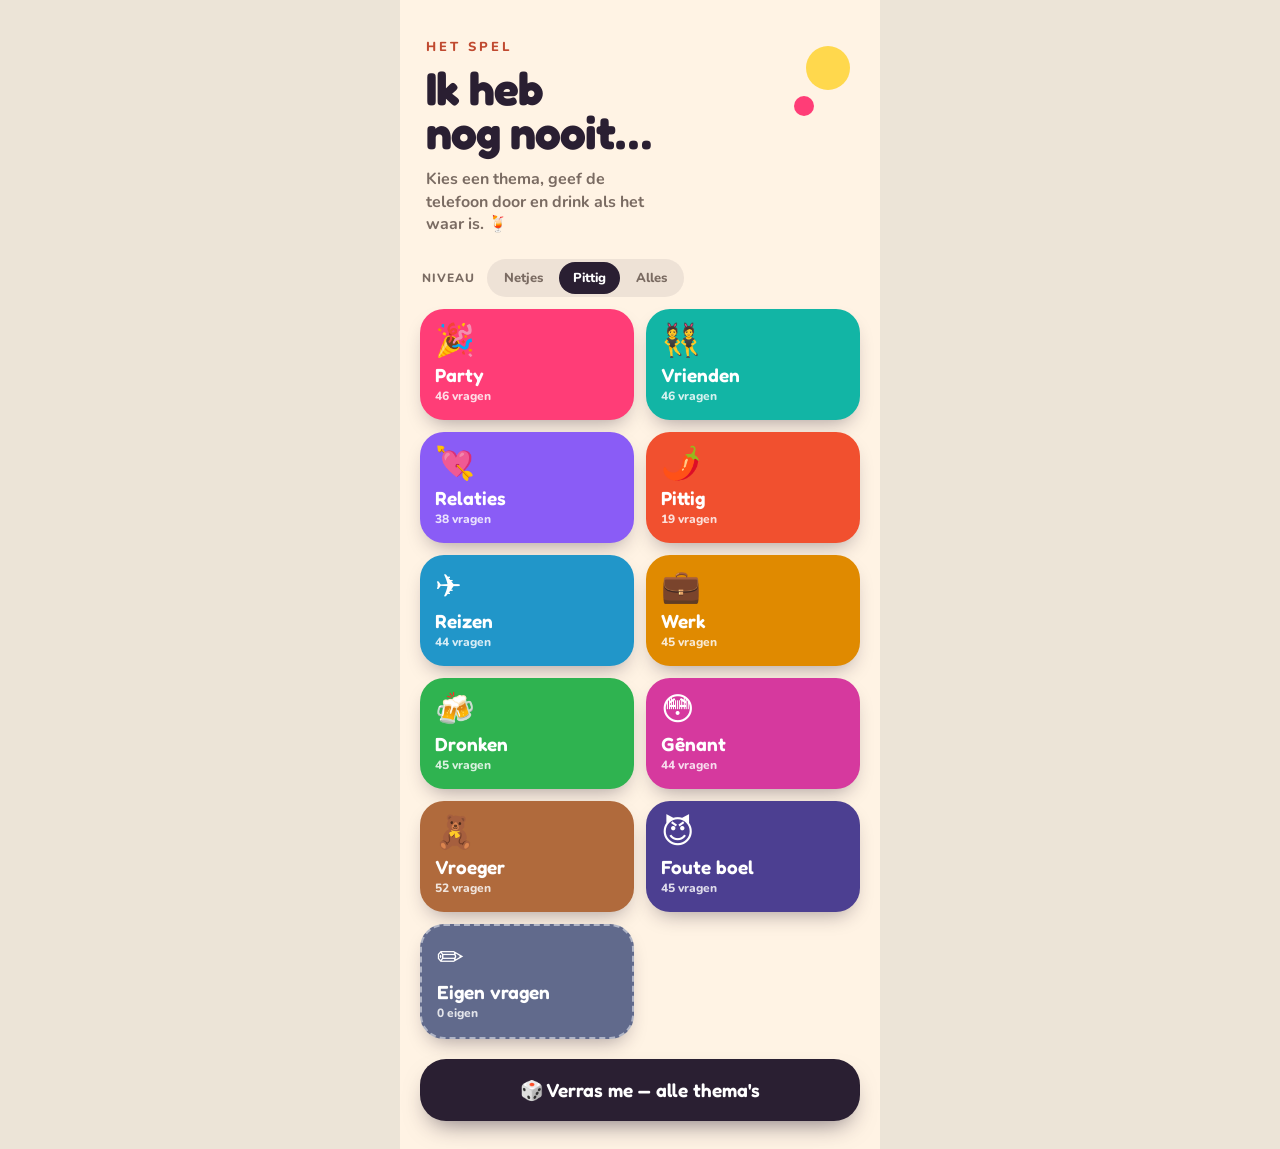
<file: index.html>
<!doctype html>
<html lang="nl">
<head>
  <meta charset="utf-8" />
  <meta name="viewport" content="width=device-width, initial-scale=1, viewport-fit=cover, maximum-scale=1, user-scalable=no" />
  <title>Ik heb nog nooit…</title>
  <meta name="description" content="Never Have I Ever — een vrolijk drankspel met veel thema's. Kies een thema, geef de telefoon door en drink als het waar is." />

  <!-- PWA -->
  <meta name="theme-color" content="#FFF3E4" />
  <meta name="apple-mobile-web-app-capable" content="yes" />
  <meta name="mobile-web-app-capable" content="yes" />
  <meta name="apple-mobile-web-app-status-bar-style" content="default" />
  <meta name="apple-mobile-web-app-title" content="Ik heb nog nooit…" />
  <link rel="manifest" href="./manifest.webmanifest" />
  <link rel="apple-touch-icon" href="./icons/icon-180.png" />

  <link rel="stylesheet" href="./fonts/fonts.css" />
  <link rel="stylesheet" href="./styles.css" />
</head>
<body>
  <div id="app">

    <!-- ===================== THEMA-SELECTIE ===================== -->
    <section id="view-themes" class="view is-active">
      <div class="scroll">
        <header class="home-header">
          <div class="kicker home-kicker">HET SPEL</div>
          <h1 class="home-title">Ik heb<br />nog nooit…</h1>
          <p class="home-subtitle">Kies een thema, geef de telefoon door en drink als het waar is. 🍹</p>
          <span class="dot dot-big" aria-hidden="true"></span>
          <span class="dot dot-small" aria-hidden="true"></span>
        </header>

        <div class="filter" role="group" aria-label="Niveau">
          <span class="filter-label">Niveau</span>
          <div class="segmented" id="level-filter">
            <button class="seg" data-level="1">Netjes</button>
            <button class="seg" data-level="2">Pittig</button>
            <button class="seg" data-level="3">Alles</button>
          </div>
          <span class="filter-hint" id="filter-hint"></span>
        </div>

        <div class="theme-grid" id="theme-grid"><!-- via app.js --></div>

        <div class="home-bottom">
          <button class="random-btn" id="random-btn">🎲 Verras me — alle thema's</button>
        </div>
      </div>
    </section>

    <!-- ===================== SPEL ===================== -->
    <section id="view-game" class="view">
      <div class="topbar">
        <button class="icon-btn back-btn" id="back-btn" aria-label="Terug">‹</button>
        <div class="topbar-title">
          <span id="game-emoji" class="topbar-emoji"></span>
          <span id="game-name"></span>
        </div>
        <div class="counter" id="counter"></div>
      </div>

      <div class="card-area">
        <div class="card" id="card">
          <div class="kicker card-kicker" id="card-kicker">Ik heb nog nooit</div>
          <p class="card-question" id="card-question"></p>
          <div class="card-hint">Was het waar? Neem een slok. 🍸</div>
        </div>
      </div>

      <div class="bottom-controls">
        <button class="icon-btn reshuffle-btn" id="reshuffle-btn" aria-label="Opnieuw schudden">↺</button>
        <button class="next-btn" id="next-btn">Volgende →</button>
      </div>
    </section>

    <!-- ===================== EIGEN VRAGEN ===================== -->
    <section id="view-custom" class="view">
      <div class="scroll">
        <div class="topbar topbar-plain">
          <button class="icon-btn back-btn dark" id="custom-back-btn" aria-label="Terug">‹</button>
          <div class="topbar-title dark">✏️ Eigen vragen</div>
          <div class="counter"></div>
        </div>

        <div class="custom-intro">
          <p>Verzin je eigen "Ik heb nog nooit…". Ze blijven op deze telefoon bewaard en spelen mee in het eigen thema én in "Verras me".</p>
        </div>

        <form class="custom-form" id="custom-form">
          <label class="custom-label" for="custom-input">Ik heb nog nooit…</label>
          <textarea id="custom-input" class="custom-input" rows="2" maxlength="160" placeholder="…op een tafel gedanst."></textarea>
          <div class="custom-level">
            <span class="filter-label">Niveau</span>
            <div class="segmented small" id="custom-level">
              <button type="button" class="seg" data-level="1">Netjes</button>
              <button type="button" class="seg" data-level="2">Pittig</button>
              <button type="button" class="seg" data-level="3">Wild</button>
            </div>
          </div>
          <button type="submit" class="add-btn">Toevoegen</button>
        </form>

        <div class="custom-list" id="custom-list"><!-- via app.js --></div>
      </div>
    </section>

  </div>

  <script src="./data/questions.js"></script>
  <script src="./app.js"></script>
</body>
</html>
</file>
<file: fonts/fonts.css>
/* hebrew */
@font-face {
  font-family: 'Fredoka';
  font-style: normal;
  font-weight: 500;
  font-stretch: 100%;
  font-display: swap;
  src: url(./font-2.woff2) format('woff2');
  unicode-range: U+0307-0308, U+0590-05FF, U+200C-2010, U+20AA, U+25CC, U+FB1D-FB4F;
}
/* latin-ext */
@font-face {
  font-family: 'Fredoka';
  font-style: normal;
  font-weight: 500;
  font-stretch: 100%;
  font-display: swap;
  src: url(./font-1.woff2) format('woff2');
  unicode-range: U+0100-02BA, U+02BD-02C5, U+02C7-02CC, U+02CE-02D7, U+02DD-02FF, U+0304, U+0308, U+0329, U+1D00-1DBF, U+1E00-1E9F, U+1EF2-1EFF, U+2020, U+20A0-20AB, U+20AD-20C0, U+2113, U+2C60-2C7F, U+A720-A7FF;
}
/* latin */
@font-face {
  font-family: 'Fredoka';
  font-style: normal;
  font-weight: 500;
  font-stretch: 100%;
  font-display: swap;
  src: url(./font-3.woff2) format('woff2');
  unicode-range: U+0000-00FF, U+0131, U+0152-0153, U+02BB-02BC, U+02C6, U+02DA, U+02DC, U+0304, U+0308, U+0329, U+2000-206F, U+20AC, U+2122, U+2191, U+2193, U+2212, U+2215, U+FEFF, U+FFFD;
}
/* hebrew */
@font-face {
  font-family: 'Fredoka';
  font-style: normal;
  font-weight: 600;
  font-stretch: 100%;
  font-display: swap;
  src: url(./font-2.woff2) format('woff2');
  unicode-range: U+0307-0308, U+0590-05FF, U+200C-2010, U+20AA, U+25CC, U+FB1D-FB4F;
}
/* latin-ext */
@font-face {
  font-family: 'Fredoka';
  font-style: normal;
  font-weight: 600;
  font-stretch: 100%;
  font-display: swap;
  src: url(./font-1.woff2) format('woff2');
  unicode-range: U+0100-02BA, U+02BD-02C5, U+02C7-02CC, U+02CE-02D7, U+02DD-02FF, U+0304, U+0308, U+0329, U+1D00-1DBF, U+1E00-1E9F, U+1EF2-1EFF, U+2020, U+20A0-20AB, U+20AD-20C0, U+2113, U+2C60-2C7F, U+A720-A7FF;
}
/* latin */
@font-face {
  font-family: 'Fredoka';
  font-style: normal;
  font-weight: 600;
  font-stretch: 100%;
  font-display: swap;
  src: url(./font-3.woff2) format('woff2');
  unicode-range: U+0000-00FF, U+0131, U+0152-0153, U+02BB-02BC, U+02C6, U+02DA, U+02DC, U+0304, U+0308, U+0329, U+2000-206F, U+20AC, U+2122, U+2191, U+2193, U+2212, U+2215, U+FEFF, U+FFFD;
}
/* hebrew */
@font-face {
  font-family: 'Fredoka';
  font-style: normal;
  font-weight: 700;
  font-stretch: 100%;
  font-display: swap;
  src: url(./font-2.woff2) format('woff2');
  unicode-range: U+0307-0308, U+0590-05FF, U+200C-2010, U+20AA, U+25CC, U+FB1D-FB4F;
}
/* latin-ext */
@font-face {
  font-family: 'Fredoka';
  font-style: normal;
  font-weight: 700;
  font-stretch: 100%;
  font-display: swap;
  src: url(./font-1.woff2) format('woff2');
  unicode-range: U+0100-02BA, U+02BD-02C5, U+02C7-02CC, U+02CE-02D7, U+02DD-02FF, U+0304, U+0308, U+0329, U+1D00-1DBF, U+1E00-1E9F, U+1EF2-1EFF, U+2020, U+20A0-20AB, U+20AD-20C0, U+2113, U+2C60-2C7F, U+A720-A7FF;
}
/* latin */
@font-face {
  font-family: 'Fredoka';
  font-style: normal;
  font-weight: 700;
  font-stretch: 100%;
  font-display: swap;
  src: url(./font-3.woff2) format('woff2');
  unicode-range: U+0000-00FF, U+0131, U+0152-0153, U+02BB-02BC, U+02C6, U+02DA, U+02DC, U+0304, U+0308, U+0329, U+2000-206F, U+20AC, U+2122, U+2191, U+2193, U+2212, U+2215, U+FEFF, U+FFFD;
}
/* cyrillic-ext */
@font-face {
  font-family: 'Nunito';
  font-style: normal;
  font-weight: 600;
  font-display: swap;
  src: url(./font-7.woff2) format('woff2');
  unicode-range: U+0460-052F, U+1C80-1C8A, U+20B4, U+2DE0-2DFF, U+A640-A69F, U+FE2E-FE2F;
}
/* cyrillic */
@font-face {
  font-family: 'Nunito';
  font-style: normal;
  font-weight: 600;
  font-display: swap;
  src: url(./font-4.woff2) format('woff2');
  unicode-range: U+0301, U+0400-045F, U+0490-0491, U+04B0-04B1, U+2116;
}
/* vietnamese */
@font-face {
  font-family: 'Nunito';
  font-style: normal;
  font-weight: 600;
  font-display: swap;
  src: url(./font-8.woff2) format('woff2');
  unicode-range: U+0102-0103, U+0110-0111, U+0128-0129, U+0168-0169, U+01A0-01A1, U+01AF-01B0, U+0300-0301, U+0303-0304, U+0308-0309, U+0323, U+0329, U+1EA0-1EF9, U+20AB;
}
/* latin-ext */
@font-face {
  font-family: 'Nunito';
  font-style: normal;
  font-weight: 600;
  font-display: swap;
  src: url(./font-6.woff2) format('woff2');
  unicode-range: U+0100-02BA, U+02BD-02C5, U+02C7-02CC, U+02CE-02D7, U+02DD-02FF, U+0304, U+0308, U+0329, U+1D00-1DBF, U+1E00-1E9F, U+1EF2-1EFF, U+2020, U+20A0-20AB, U+20AD-20C0, U+2113, U+2C60-2C7F, U+A720-A7FF;
}
/* latin */
@font-face {
  font-family: 'Nunito';
  font-style: normal;
  font-weight: 600;
  font-display: swap;
  src: url(./font-5.woff2) format('woff2');
  unicode-range: U+0000-00FF, U+0131, U+0152-0153, U+02BB-02BC, U+02C6, U+02DA, U+02DC, U+0304, U+0308, U+0329, U+2000-206F, U+20AC, U+2122, U+2191, U+2193, U+2212, U+2215, U+FEFF, U+FFFD;
}
/* cyrillic-ext */
@font-face {
  font-family: 'Nunito';
  font-style: normal;
  font-weight: 700;
  font-display: swap;
  src: url(./font-7.woff2) format('woff2');
  unicode-range: U+0460-052F, U+1C80-1C8A, U+20B4, U+2DE0-2DFF, U+A640-A69F, U+FE2E-FE2F;
}
/* cyrillic */
@font-face {
  font-family: 'Nunito';
  font-style: normal;
  font-weight: 700;
  font-display: swap;
  src: url(./font-4.woff2) format('woff2');
  unicode-range: U+0301, U+0400-045F, U+0490-0491, U+04B0-04B1, U+2116;
}
/* vietnamese */
@font-face {
  font-family: 'Nunito';
  font-style: normal;
  font-weight: 700;
  font-display: swap;
  src: url(./font-8.woff2) format('woff2');
  unicode-range: U+0102-0103, U+0110-0111, U+0128-0129, U+0168-0169, U+01A0-01A1, U+01AF-01B0, U+0300-0301, U+0303-0304, U+0308-0309, U+0323, U+0329, U+1EA0-1EF9, U+20AB;
}
/* latin-ext */
@font-face {
  font-family: 'Nunito';
  font-style: normal;
  font-weight: 700;
  font-display: swap;
  src: url(./font-6.woff2) format('woff2');
  unicode-range: U+0100-02BA, U+02BD-02C5, U+02C7-02CC, U+02CE-02D7, U+02DD-02FF, U+0304, U+0308, U+0329, U+1D00-1DBF, U+1E00-1E9F, U+1EF2-1EFF, U+2020, U+20A0-20AB, U+20AD-20C0, U+2113, U+2C60-2C7F, U+A720-A7FF;
}
/* latin */
@font-face {
  font-family: 'Nunito';
  font-style: normal;
  font-weight: 700;
  font-display: swap;
  src: url(./font-5.woff2) format('woff2');
  unicode-range: U+0000-00FF, U+0131, U+0152-0153, U+02BB-02BC, U+02C6, U+02DA, U+02DC, U+0304, U+0308, U+0329, U+2000-206F, U+20AC, U+2122, U+2191, U+2193, U+2212, U+2215, U+FEFF, U+FFFD;
}
/* cyrillic-ext */
@font-face {
  font-family: 'Nunito';
  font-style: normal;
  font-weight: 800;
  font-display: swap;
  src: url(./font-7.woff2) format('woff2');
  unicode-range: U+0460-052F, U+1C80-1C8A, U+20B4, U+2DE0-2DFF, U+A640-A69F, U+FE2E-FE2F;
}
/* cyrillic */
@font-face {
  font-family: 'Nunito';
  font-style: normal;
  font-weight: 800;
  font-display: swap;
  src: url(./font-4.woff2) format('woff2');
  unicode-range: U+0301, U+0400-045F, U+0490-0491, U+04B0-04B1, U+2116;
}
/* vietnamese */
@font-face {
  font-family: 'Nunito';
  font-style: normal;
  font-weight: 800;
  font-display: swap;
  src: url(./font-8.woff2) format('woff2');
  unicode-range: U+0102-0103, U+0110-0111, U+0128-0129, U+0168-0169, U+01A0-01A1, U+01AF-01B0, U+0300-0301, U+0303-0304, U+0308-0309, U+0323, U+0329, U+1EA0-1EF9, U+20AB;
}
/* latin-ext */
@font-face {
  font-family: 'Nunito';
  font-style: normal;
  font-weight: 800;
  font-display: swap;
  src: url(./font-6.woff2) format('woff2');
  unicode-range: U+0100-02BA, U+02BD-02C5, U+02C7-02CC, U+02CE-02D7, U+02DD-02FF, U+0304, U+0308, U+0329, U+1D00-1DBF, U+1E00-1E9F, U+1EF2-1EFF, U+2020, U+20A0-20AB, U+20AD-20C0, U+2113, U+2C60-2C7F, U+A720-A7FF;
}
/* latin */
@font-face {
  font-family: 'Nunito';
  font-style: normal;
  font-weight: 800;
  font-display: swap;
  src: url(./font-5.woff2) format('woff2');
  unicode-range: U+0000-00FF, U+0131, U+0152-0153, U+02BB-02BC, U+02C6, U+02DA, U+02DC, U+0304, U+0308, U+0329, U+2000-206F, U+20AC, U+2122, U+2191, U+2193, U+2212, U+2215, U+FEFF, U+FFFD;
}
</file>
<file: styles.css>
/* =========================================================
   Ik heb nog nooit… — styling
   Design tokens uit de originele spec (README regels 84–111).
   ========================================================= */

:root {
  /* Kleuren */
  --cream: #FFF3E4;
  --ink: #2A1F32;
  --muted: #7A6B62;
  --card-footer: #C9BEB4;
  --kicker-red: #C0492F;
  --dark: #2A1F32;
  --deco-yellow: #FFD84D;
  --deco-pink: #FF3D77;
  --white: #FFFFFF;
  --overlay: rgba(255, 255, 255, .22);

  /* Radii */
  --r-card: 34px;
  --r-theme: 24px;
  --r-btn: 26px;

  /* Shadows */
  --sh-theme: 0 10px 20px -8px rgba(42, 31, 50, .4);
  --sh-random: 0 12px 24px -10px rgba(42, 31, 50, .6);
  --sh-card: 0 26px 46px -18px rgba(20, 10, 30, .5);
  --sh-next: 0 14px 26px -12px rgba(20, 10, 30, .5);

  /* Fonts */
  --font-display: 'Fredoka', system-ui, -apple-system, 'Segoe UI', sans-serif;
  --font-body: 'Nunito', system-ui, -apple-system, 'Segoe UI', sans-serif;

  /* Huidige themakleur (wordt door JS gezet in het spel) */
  --theme-color: var(--deco-pink);
}

* { box-sizing: border-box; -webkit-tap-highlight-color: transparent; }

html, body {
  margin: 0;
  height: 100%;
  min-height: 100dvh;
}

body {
  font-family: var(--font-body);
  background: #ECE4D7; /* zachte letterbox op desktop; onzichtbaar op telefoon */
  color: var(--ink);
  overscroll-behavior: none;
}

/* App-kolom: op telefoon volledig scherm, op desktop een gecentreerde 'telefoon' */
#app {
  position: relative;
  width: 100%;
  max-width: 480px;
  margin: 0 auto;
  min-height: 100dvh;
  overflow: hidden;
  background: var(--cream);
  transition: background .45s ease;
}

/* ---- Views ---- */
.view { display: none; min-height: 100dvh; flex-direction: column; }
.view.is-active { display: flex; }

.scroll {
  flex: 1;
  min-height: 0;
  overflow-y: auto;
  -webkit-overflow-scrolling: touch;
  padding-top: env(safe-area-inset-top, 0);
}

/* ========================= HOME ========================= */
.home-header {
  position: relative;
  padding: calc(38px + env(safe-area-inset-top, 0)) 26px 18px;
}
.kicker {
  font-family: var(--font-body);
  font-weight: 800;
  font-size: 13px;
  letter-spacing: 3px;
  text-transform: uppercase;
}
.home-kicker { color: var(--kicker-red); }
.home-title {
  font-family: var(--font-display);
  font-weight: 700;
  font-size: 46px;
  line-height: .96;
  letter-spacing: -1px;
  color: var(--ink);
  margin: 10px 0 14px;
}
.home-subtitle {
  font-weight: 700;
  font-size: 16px;
  color: var(--muted);
  max-width: 240px;
  margin: 0;
  line-height: 1.4;
}
.dot {
  position: absolute;
  border-radius: 50%;
  animation: floaty 3.2s ease-in-out infinite;
}
.dot-big {
  width: 44px; height: 44px;
  background: var(--deco-yellow);
  top: calc(46px + env(safe-area-inset-top, 0)); right: 30px;
}
.dot-small {
  width: 20px; height: 20px;
  background: var(--deco-pink);
  top: calc(96px + env(safe-area-inset-top, 0)); right: 66px;
  animation-duration: 4s;
}

/* Niveau-filter */
.filter {
  display: flex;
  align-items: center;
  flex-wrap: wrap;
  gap: 8px 12px;
  padding: 6px 22px 4px;
}
.filter-label {
  font-weight: 800;
  font-size: 12px;
  letter-spacing: 1px;
  text-transform: uppercase;
  color: var(--muted);
}
.segmented {
  display: inline-flex;
  background: rgba(42, 31, 50, .08);
  border-radius: 999px;
  padding: 3px;
  gap: 2px;
}
.seg {
  border: 0;
  background: transparent;
  font-family: var(--font-body);
  font-weight: 800;
  font-size: 13px;
  color: var(--muted);
  padding: 7px 14px;
  border-radius: 999px;
  cursor: pointer;
  transition: background .15s ease, color .15s ease;
}
.seg.is-on {
  background: var(--ink);
  color: #fff;
}
.segmented.small .seg { padding: 6px 12px; font-size: 12px; }
.filter-hint {
  font-weight: 800;
  font-size: 11px;
  color: var(--kicker-red);
  letter-spacing: .5px;
}

/* Thema-grid */
.theme-grid {
  display: grid;
  grid-template-columns: 1fr 1fr;
  gap: 12px;
  padding: 8px 20px 8px;
}
.theme-card {
  border: 0;
  text-align: left;
  border-radius: var(--r-theme);
  padding: 16px 15px;
  min-height: 104px;
  display: flex;
  flex-direction: column;
  justify-content: flex-end;
  color: #fff;
  cursor: pointer;
  box-shadow: var(--sh-theme);
  font-family: var(--font-body);
}
.theme-card:active { animation: press .25s ease; }
.theme-emoji { font-size: 32px; margin-bottom: 6px; line-height: 1; }
.theme-name { font-family: var(--font-display); font-weight: 600; font-size: 19px; }
.theme-count { font-size: 12px; font-weight: 800; opacity: .82; margin-top: 2px; }
.theme-card.custom { border: 2px dashed rgba(255, 255, 255, .5); }
.theme-card.empty { opacity: .4; cursor: default; box-shadow: none; }
.theme-card.empty:active { animation: none; }

/* Home onderkant */
.home-bottom { padding: 12px 20px calc(28px + env(safe-area-inset-bottom, 0)); }
.random-btn {
  width: 100%;
  border: 0;
  padding: 19px;
  border-radius: var(--r-btn);
  background: var(--dark);
  color: #fff;
  font-family: var(--font-display);
  font-weight: 600;
  font-size: 19px;
  cursor: pointer;
  box-shadow: var(--sh-random);
}
.random-btn:active { animation: press .25s ease; }

/* ========================= SPEL ========================= */
#view-game { color: #fff; }

.topbar {
  display: flex;
  align-items: center;
  justify-content: space-between;
  gap: 10px;
  padding: calc(22px + env(safe-area-inset-top, 0)) 22px 6px;
}
.topbar-title {
  font-family: var(--font-display);
  font-weight: 600;
  font-size: 18px;
  display: flex;
  align-items: center;
  gap: 8px;
}
.topbar-emoji { font-size: 20px; }
.counter { font-weight: 800; font-size: 15px; opacity: .9; min-width: 52px; text-align: right; }

.icon-btn {
  width: 44px; height: 44px;
  border: 0;
  border-radius: 50%;
  background: var(--overlay);
  color: #fff;
  font-size: 22px;
  line-height: 1;
  cursor: pointer;
  display: grid;
  place-items: center;
  flex: 0 0 auto;
}
.icon-btn:active { animation: press .25s ease; }
.back-btn { font-size: 26px; }

.card-area {
  flex: 1;
  display: flex;
  align-items: center;
  justify-content: center;
  padding: 14px 24px 8px;
  min-height: 0;
}
.card {
  width: 100%;
  background: #fff;
  border-radius: var(--r-card);
  padding: 40px 30px 44px;
  box-shadow: var(--sh-card);
  cursor: pointer;
  display: flex;
  flex-direction: column;
}
.card.animate { animation: popIn .5s cubic-bezier(.34, 1.56, .64, 1); }
.card-kicker { color: var(--theme-color); }
.card-question {
  font-family: var(--font-display);
  font-weight: 600;
  font-size: 33px;
  line-height: 1.12;
  letter-spacing: -.5px;
  color: var(--ink);
  text-wrap: balance;
  margin: 16px 0 0;
}
.card-hint { font-weight: 800; font-size: 14px; color: var(--card-footer); margin-top: 26px; }

.bottom-controls {
  display: flex;
  gap: 12px;
  padding: 6px 24px calc(36px + env(safe-area-inset-bottom, 0));
}
.reshuffle-btn { width: 64px; height: auto; border-radius: var(--r-btn); font-size: 24px; }
.next-btn {
  flex: 1;
  border: 0;
  padding: 20px;
  border-radius: var(--r-btn);
  background: #fff;
  color: var(--theme-color);
  font-family: var(--font-display);
  font-weight: 600;
  font-size: 21px;
  cursor: pointer;
  box-shadow: var(--sh-next);
}
.next-btn:active { animation: press .25s ease; }

/* Einde-ronde toestand op de kaart */
.card.round-end .card-question { font-size: 28px; }

/* ===================== EIGEN VRAGEN ===================== */
.topbar-plain { color: var(--ink); }
.icon-btn.dark { background: rgba(42, 31, 50, .1); color: var(--ink); }
.topbar-title.dark { color: var(--ink); }

.custom-intro { padding: 4px 26px 8px; }
.custom-intro p { color: var(--muted); font-weight: 700; font-size: 15px; line-height: 1.4; margin: 0; }

.custom-form { padding: 8px 24px 6px; display: flex; flex-direction: column; gap: 12px; }
.custom-label {
  font-family: var(--font-display);
  font-weight: 600;
  font-size: 20px;
  color: var(--ink);
}
.custom-input {
  font-family: var(--font-body);
  font-weight: 700;
  font-size: 17px;
  color: var(--ink);
  border: 2px solid rgba(42, 31, 50, .12);
  border-radius: 20px;
  padding: 14px 16px;
  resize: none;
  outline: none;
  background: #fff;
}
.custom-input:focus { border-color: var(--deco-pink); }
.custom-level { display: flex; align-items: center; gap: 12px; }
.add-btn {
  border: 0;
  padding: 16px;
  border-radius: var(--r-btn);
  background: var(--dark);
  color: #fff;
  font-family: var(--font-display);
  font-weight: 600;
  font-size: 18px;
  cursor: pointer;
  box-shadow: var(--sh-random);
}
.add-btn:active { animation: press .25s ease; }
.add-btn:disabled { opacity: .5; cursor: default; }

.custom-list { padding: 10px 24px calc(28px + env(safe-area-inset-bottom, 0)); display: flex; flex-direction: column; gap: 10px; }
.custom-item {
  display: flex;
  align-items: center;
  gap: 12px;
  background: #fff;
  border-radius: 18px;
  padding: 14px 16px;
  box-shadow: var(--sh-theme);
}
.custom-item-text { flex: 1; font-weight: 700; font-size: 15px; color: var(--ink); line-height: 1.35; }
.custom-item-lvl { font-size: 11px; font-weight: 800; color: var(--muted); letter-spacing: .5px; text-transform: uppercase; }
.custom-del {
  border: 0;
  background: rgba(241, 80, 47, .12);
  color: #F1502F;
  width: 34px; height: 34px;
  border-radius: 50%;
  font-size: 18px;
  cursor: pointer;
  flex: 0 0 auto;
}
.custom-empty { color: var(--muted); font-weight: 700; text-align: center; padding: 24px 0; }

/* ===================== Keyframes ===================== */
@keyframes popIn {
  0%   { transform: scale(.85) rotate(-2deg); opacity: 0; }
  60%  { transform: scale(1.03) rotate(.6deg); opacity: 1; }
  100% { transform: scale(1) rotate(0); opacity: 1; }
}
@keyframes floaty {
  0%, 100% { transform: translateY(0); }
  50%      { transform: translateY(-8px); }
}
@keyframes press {
  0%   { transform: scale(1); }
  50%  { transform: scale(.94); }
  100% { transform: scale(1); }
}

@media (prefers-reduced-motion: reduce) {
  .dot { animation: none; }
  .card.animate { animation: none; }
}
</file>
